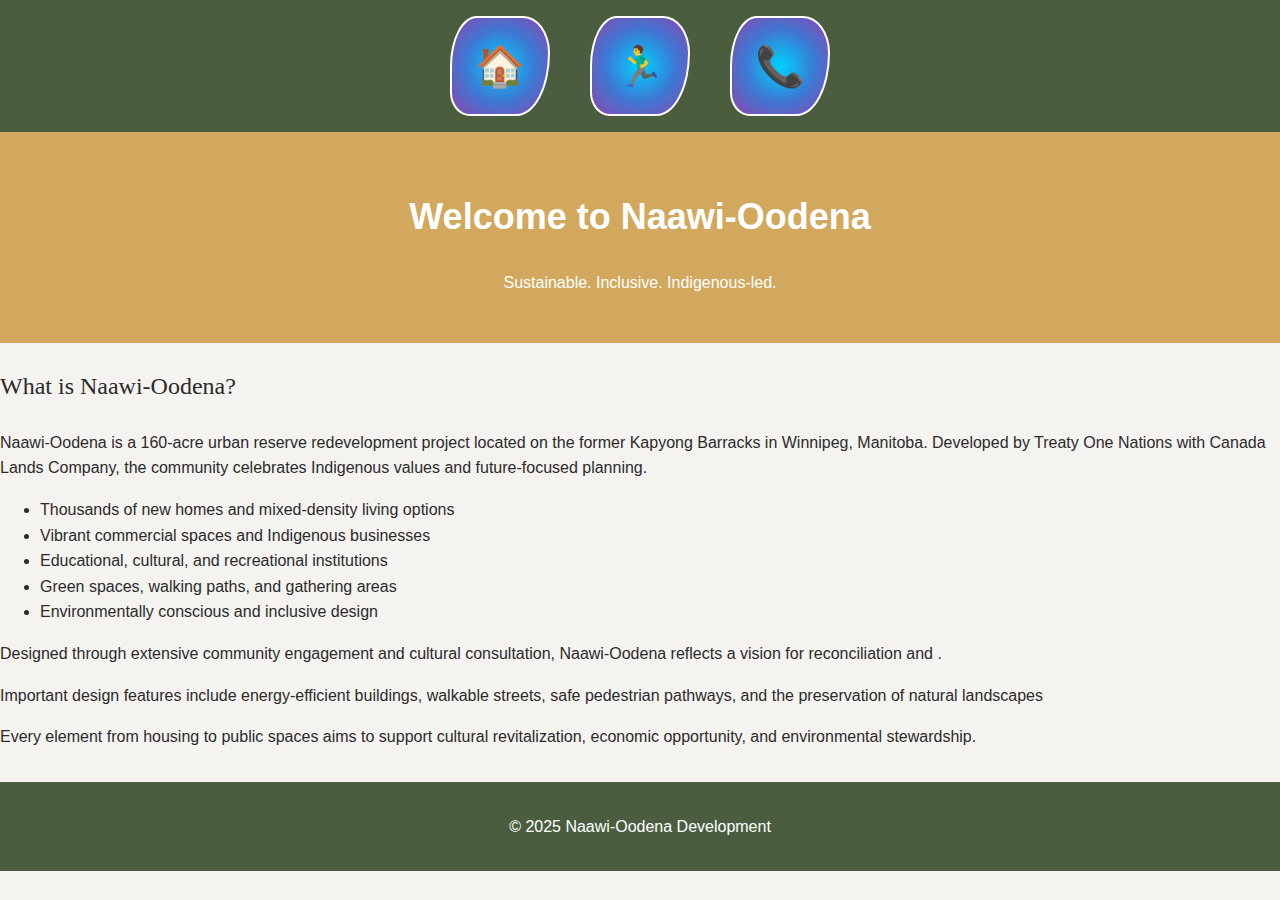
<file: index.html>
<!-- Name: Tamilore Kareem
Course: Web Dev 10S(PTEC) - P6
Teacher: Ms Hoitink
School: Pembina Trails Collegiate
Date Last Modified: 05/19/2025-->


<!DOCTYPE html>
<html lang="en">
<head>
    <meta charset="UTF-8" />
    <meta name="viewport" content="width=device-width, initial-scale=1.0" />
    <title>Naawi-Oodena</title>
    <link rel="stylesheet" href="style.css" />
</head>
<body>

<!-- Navigation -->
<nav class="nav-bar">
    <div class="blob"><a href="index.html" aria-label="Home"><span style="font-size: 40px;">🏠</span></a></div>
    <div class="blob"><a href="residential.html" aria-label="Residential"><span style="font-size: 40px;">🏃‍♂️</span></a></div>
    <div class="blob"><a href="contact.html" aria-label="Contact"><span style="font-size: 40px;">📞</span></a></div>
</nav>

<!--  welcome to website section -->
<header class="hero">
    <h1 class="heading">Welcome to Naawi-Oodena</h1>
    <p>Sustainable. Inclusive. Indigenous-led.</p>
</header>

<!-- main content -->
    <main>
        <p class="subheading">What is Naawi-Oodena?</p>
        <p>Naawi-Oodena is a 160-acre urban reserve redevelopment project located on the former Kapyong Barracks in Winnipeg, Manitoba. Developed by Treaty One Nations with Canada Lands Company, the community celebrates Indigenous values and future-focused planning.</p>

    <ul>
        <li>Thousands of new homes and mixed-density living options</li>
        <li>Vibrant commercial spaces and Indigenous businesses</li>
        <li>Educational, cultural, and recreational institutions</li>
        <li>Green spaces, walking paths, and gathering areas</li>
        <li>Environmentally conscious and inclusive design</li>
    </ul>

<p>Designed through extensive community engagement and cultural consultation, Naawi-Oodena reflects a  vision for reconciliation and .  </p>

<p>Important design features include energy-efficient buildings, walkable streets, safe pedestrian pathways, and the preservation of natural landscapes</p>

<p>Every element from housing to public spaces aims to support cultural revitalization, economic opportunity, and environmental stewardship.</p>

</main>


<!-- Footer -->
<footer>
    <p>&copy; 2025 Naawi-Oodena Development</p>
</footer>

</body>
</html>
</file>
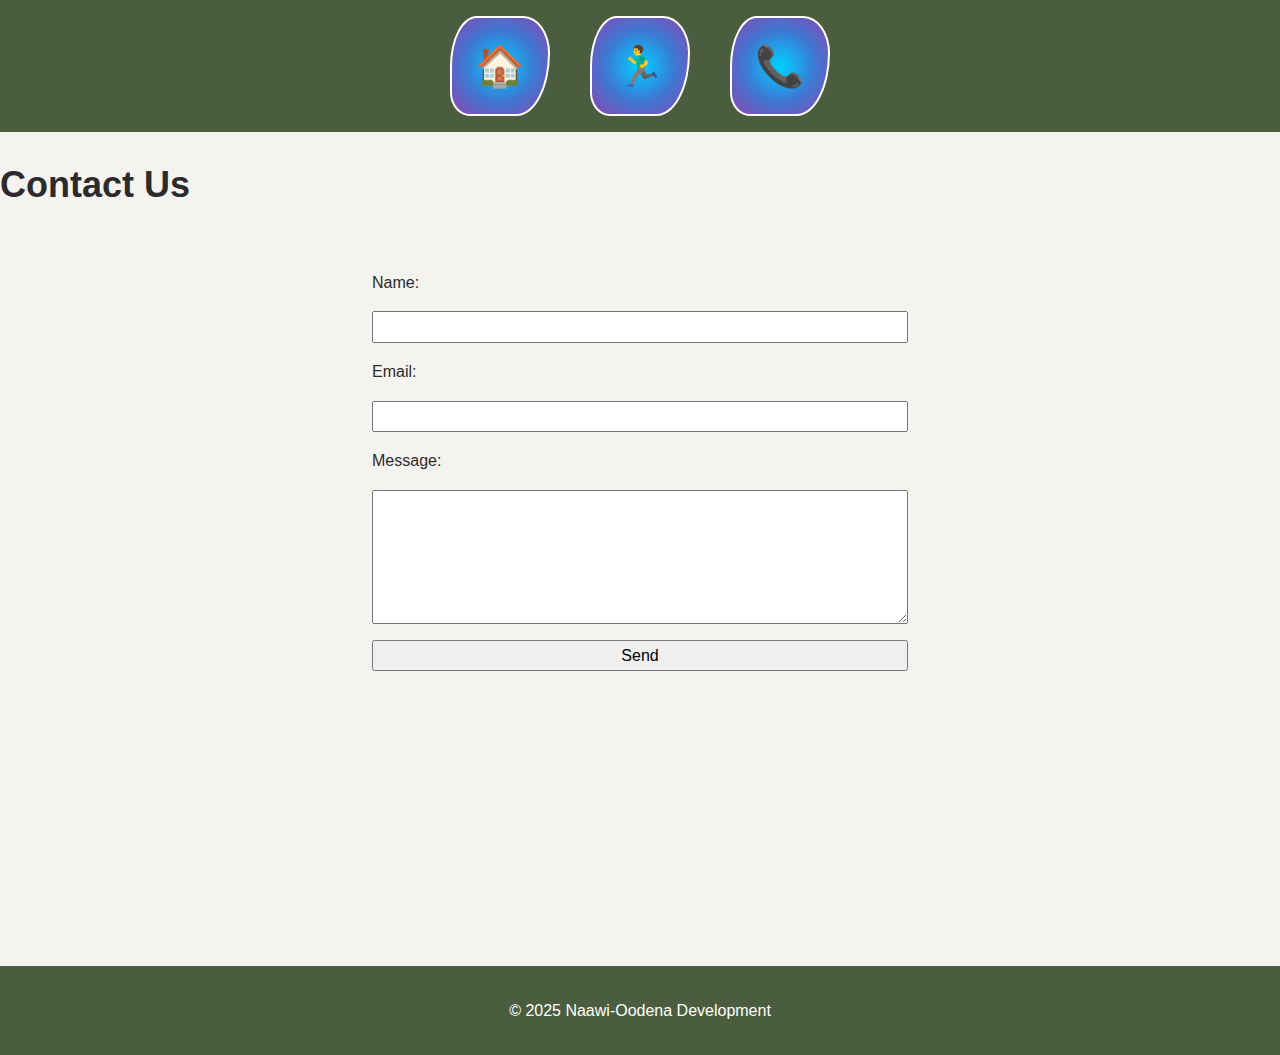
<file: contact.html>
<!DOCTYPE html>
<html lang="en">
<head>
    <meta charset="UTF-8" />
    <meta name="viewport" content="width=device-width, initial-scale=1.0" />
    <title>Contact Us - Naawi-Oodena</title>
    <link rel="stylesheet" href="style.css" />
</head>
<body>

<!-- Navigation -->
<nav class="nav-bar">
<div class="blob"><a href="index.html"><span style="font-size: 40px;">🏠</span></a></div>
<div class="blob"><a href="recreational.html"><span style="font-size: 40px;">🏃‍♂️</span></a></div>
<div class="blob"><a href="contact.html"><span style="font-size: 40px;">📞</span></a></div>
</nav>

<!-- Contact form -->
<main>
    <h1 class="heading" tabindex="0">Contact Us</h1>
    <form>
        <label for="name">Name:</label>
        <input type="text" id="name" name="name" required />

        <label for="email">Email:</label>
        <input type="email" id="email" name="email" required />

        <label for="message">Message:</label>
        <textarea id="message" name="message" rows="5" required></textarea>

        <button type="submit">Send</button>
    </form>
</main>
<br><br><br><br><br><br><br><br><br> 
<footer>
    <p>&copy; 2025 Naawi-Oodena Development</p>
</footer>
</body>
</html>
</file>
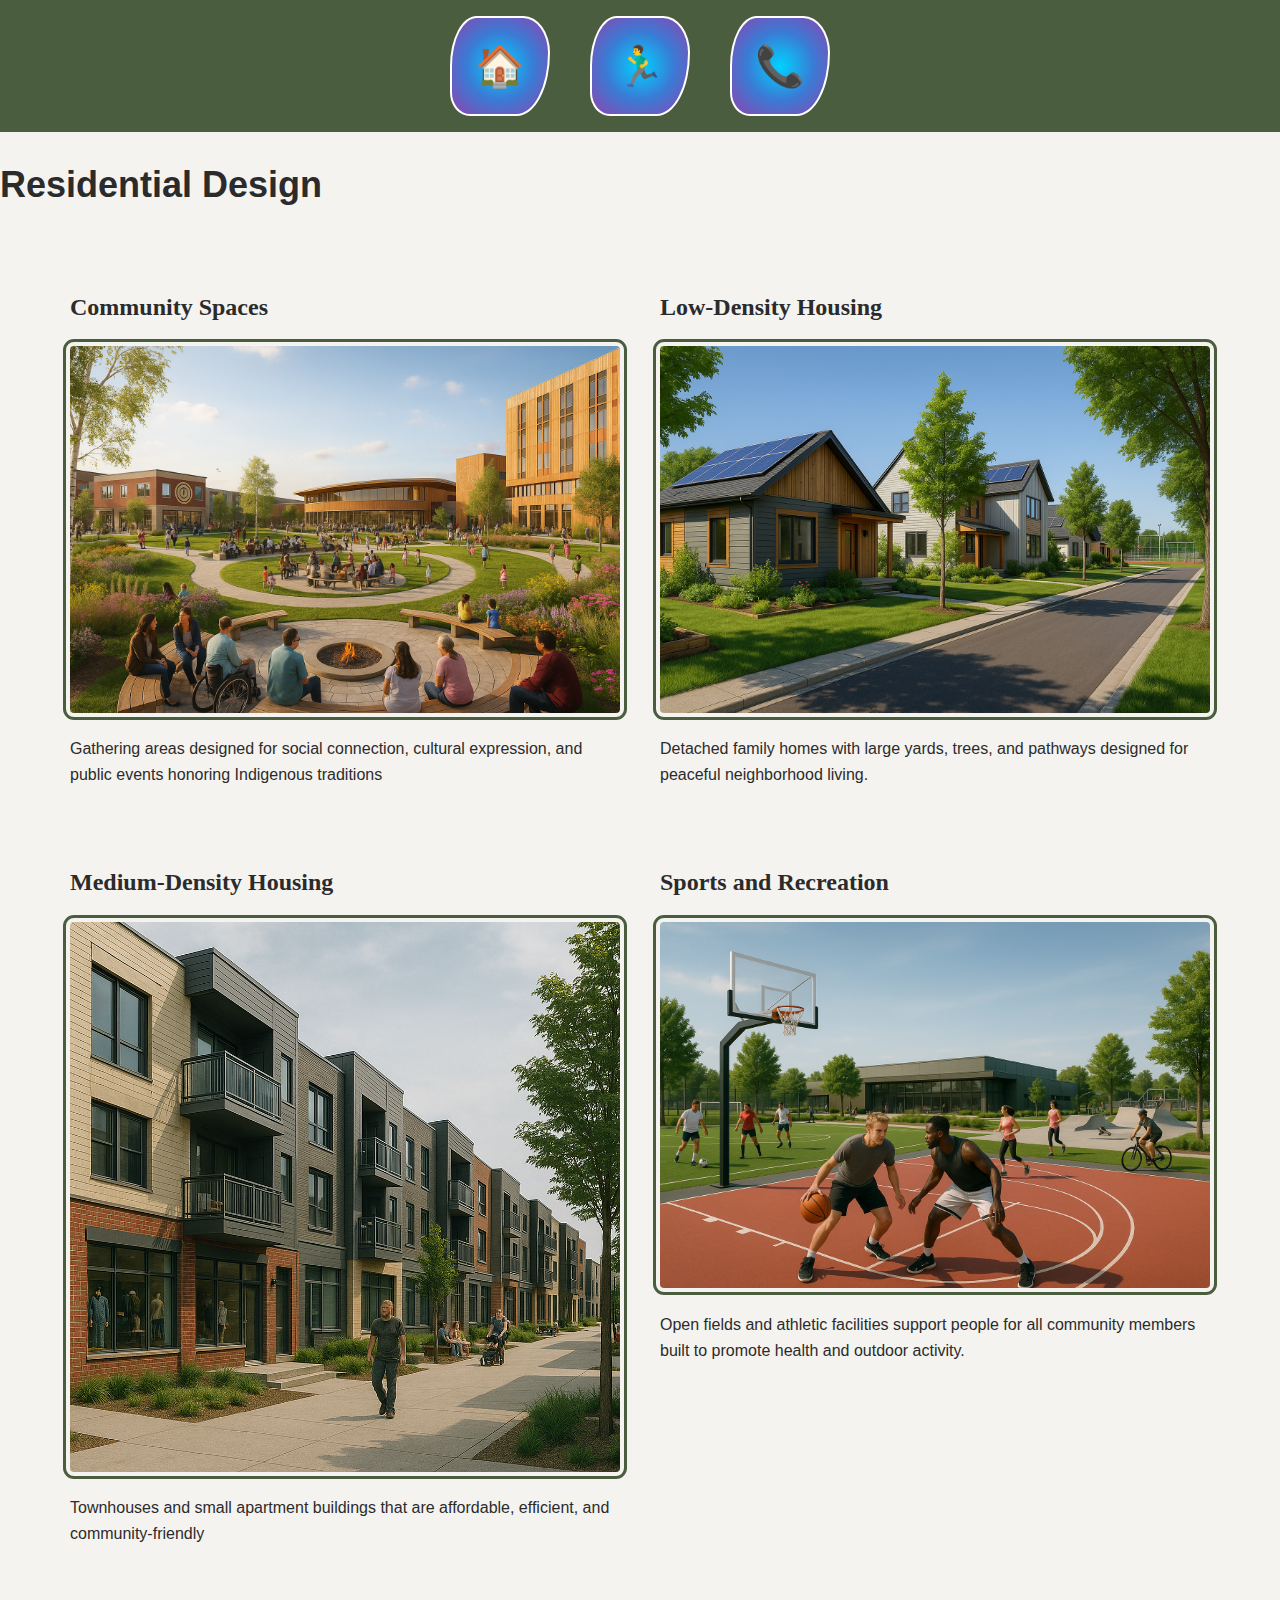
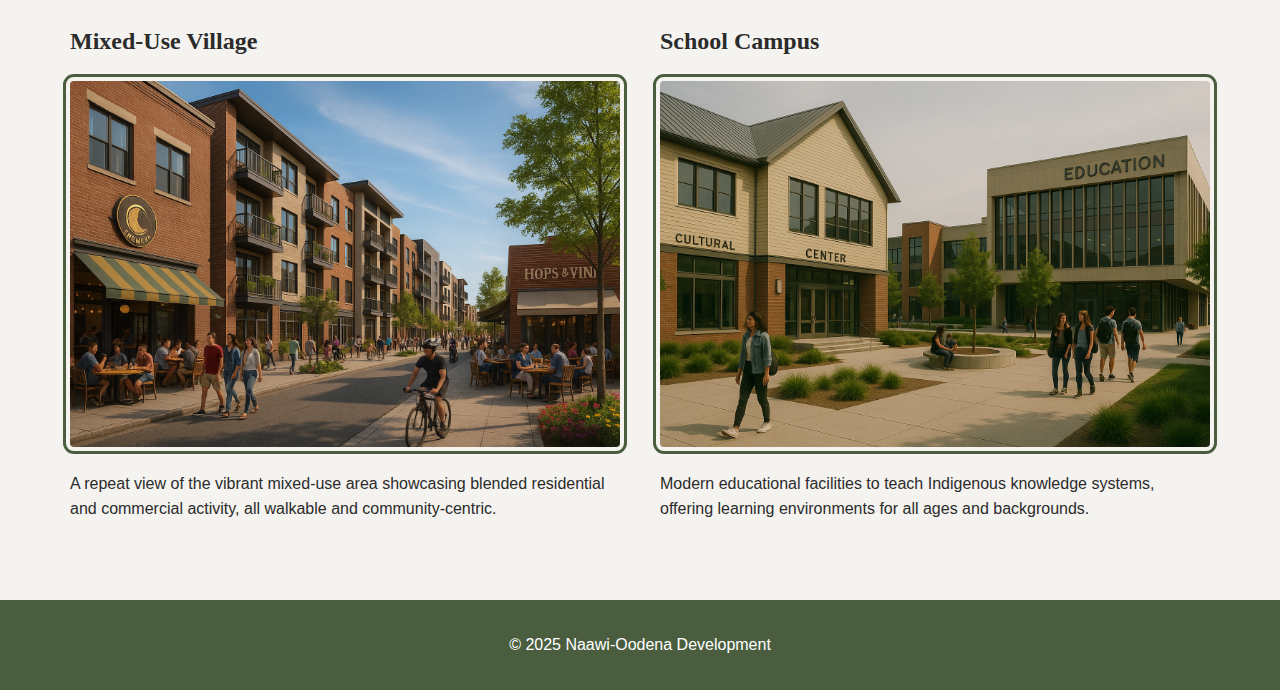
<file: recreational.html>
<!DOCTYPE html>
<html lang="en">
<head>
    <meta charset="UTF-8" />
    <meta name="viewport" content="width=device-width, initial-scale=1.0" />
    <title>Residential Areas - Naawi-Oodena</title>
    <link rel="stylesheet" href="style.css" />
<!-- Internal CSS specific to this page -->
<style>
    /* Outline style for images ONLY on this page */
    .grid-item img {
        outline: 3px solid #4a5e3f;
        outline-offset: 4px;
    }
</style>

</head>
<body>
<!-- navigation bar-->
<header>
        <nav class="nav-bar">
    <div class="blob"><a href="index.html"><span style="font-size: 40px;">🏠</span></a></div>
    <div class="blob"><a href="recreational.html"><span style="font-size: 40px;">🏃‍♂️</span></a></div>
    <div class="blob"><a href="contact.html"><span style="font-size: 40px;">📞</span></a></div>
    </nav>
</header>

<main>
    <!-- images in agrid showing off the area-->
    <h1 class="heading">Residential Design</h1>
    <div class="grid-container">
    <!-- community space image and  text describing it-->
    <div class="grid-item">
        <h2 class="subheading">Community Spaces</h2>
        <img src="images/ChatGPT Image May 6, 2025, 02_50_30 PM.png" alt="Gathering space at Naawi-Oodena" />
        <p>Gathering areas designed for social connection, cultural expression, and public events honoring Indigenous traditions</p>
    </div>

    <!-- Low density housing image and  text describing it-->
    <div class="grid-item">
        <h2 class="subheading">Low-Density Housing</h2>
        <img src="images/ChatGPT Image May 12, 2025, 03_25_27 PM.png" alt="Low Density Housing in Naawi-Oodena" />
        <p>Detached family homes with large yards, trees, and pathways designed for peaceful neighborhood living.</p>
    </div>
    <!-- community space image and  text describing it-->
    <div class="grid-item">
        <h2 class="subheading">Medium-Density Housing</h2>
        <img src="images/ChatGPT Image May 7, 2025, 02_44_55 PM.png" alt="Medium Density Housing  at Naawi-Oodena" />
        <p>Townhouses and small apartment buildings that are affordable, efficient, and community-friendly </p>
    </div>
    <!-- Sport fields and recreation and  text describing it-->
    <div class="grid-item">
        <h2 class="subheading">Sports and Recreation</h2>
        <img src="images/ChatGPT Image May 14, 2025, 03_11_32 PM.png" alt="Recreational sports spaces at Naawi-Oodena" />
        <p>Open fields and athletic facilities support people for all community members built to promote health and outdoor activity.</p>
    </div>
    <!-- mixed use village and  text describing it-->
    <div class="grid-item">
        <h2 class="subheading">Mixed-Use Village</h2>
        <img src="images/ChatGPT Image May 6, 2025, 03_12_25 PM.png" alt="Shops and homes in a mixed-use area at Naawi-Oodena " />
        <p>A repeat view of the vibrant mixed-use area showcasing blended residential and commercial activity, all walkable and community-centric.</p>
    </div>  
    <!-- School Campus image and  text describing it-->
    <div class="grid-item">
        <h2 class="subheading">School Campus</h2>
        <img src="images/ChatGPT Image May 13, 2025, 02_32_51 PM.png" alt="School campus at Naawi-Oodena" />
        <p>Modern educational facilities to teach Indigenous knowledge systems, offering learning environments for all ages and backgrounds.</p>
    </div>

</div>
</main>

<footer>
    <p>&copy; 2025 Naawi-Oodena Development</p>
</footer>

</body>
</html>
</file>
<file: style.css>
/* 
Colour Family: Earth tones (greens, browns, muted reds)
Represents:  connection to nature, Indigenous heritage
*/
/* primary-color: #4a5e3f; shade of green
accent-color: #d1a85d; shade of yellow
background-color: #f5f3f0; white
text-color: #2b2b2b;black
neutral-color: #e1e1e1;white
font-family: Arial, Helvetica, sans-serif
*/



* {
    line-height: 1.6;
    font-size: 16px;
    box-sizing: border-box;
}

body {
    font-family: Arial, Helvetica, sans-serif;
    background-color: #f5f3f0;
    color: #2b2b2b;
    margin: 0;
    padding: 0;
}

/* Navigation bar */
.nav-bar {
    display: flex;
    justify-content: center;
    align-items: center;
    gap: 40px; /* Even spacing between icons */
    background-color: #4a5e3f;
    padding: 16px;
    flex-wrap: wrap;
}

.nav-bar a {
    color: white;
    text-decoration: none;
    font-weight: bold;
    display: block;
}

/* Hero banner styling */
.hero {
    padding: 32px;
    background-color: #d1a85d;
    text-align: center;
    color: white;
}
/* subheading style*/
.heading {
    font-size: 36px;
    font-family:'Courier New', Courier, monospace serif;
}


.subheading {
    font-size: 24px;
    font-family: Georgia, 'Times New Roman', Times, serif;
}
/* image automatic size*/
img {
    max-width: 100%;
    height: auto;
}

/* Grid layout for residential content */
.grid-container {
    display: grid;
    grid-template-columns: repeat(2, 1fr);
    gap: 20px;
    max-width: 1200px;
    margin: 0 auto;
    padding: 20px;
}
/*grid settings*/
.grid-item {
    background-color: #f5f3f0;
    padding: 10px;
    border-radius: 8px;
}
/* spaced put images*/
.grid-item img {
    border-radius: 4px;
}

/* Footer */
footer {
    background-color: #4a5e3f;
    color: white;
    text-align: center;
    padding: 16px;
    margin-top: 32px;
}

/* Contact form styles */
form {
    max-width: 600px;
    margin: auto;
    display: flex;
    flex-direction: column;
    gap: 16px;
    padding: 32px;
}

/* Decorative nav icons */
.blob {
    width: 100px;
    height: 100px;
    border-radius: 40% 40% 50% 30% / 75% 55% 95% 35%;
    background: radial-gradient(#00d2ff, #3a7bd5, #8e44ad);
    display: flex;
    justify-content: center;
    align-items: center;
    -webkit-animation: super 6s ease-in-out infinite;;
    animation: super 6s ease-in-out infinite;
    border: 2px solid white;
    transition: 0.3s  ease;
    -webkit-transition: 0.3s  ease;;
}
/* hover for nav bar*/
.blob:hover {
    background: radial-gradient(#FFD700, #FFA500, #d65d31);
}
/* animtion for blobs accesible*/
@-webkit-keyframes super{
    0% {
        border-radius: 85% 75% 95% 85% / 85% 75% 95% 85%;
    }
    50% {
        border-radius: 20% 10% 30% 20% / 25% 15% 35% 25%;
    }
    100% {
        border-radius: 80% 70% 90% 80% / 85% 75% 95% 85%;
    }
}

/* Animation for blobs */
@keyframes super {
    0% {
        border-radius: 85% 75% 95% 85% / 85% 75% 95% 85%;
    }
    50% {
        border-radius: 20% 10% 30% 20% / 25% 15% 35% 25%;
    }
    100% {
        border-radius: 80% 70% 90% 80% / 85% 75% 95% 85%;
    }
}

/* more responsive grid and nav bar */
@media (max-width: 768px) {
    .grid-container {
        grid-template-columns: 1fr;
    }

    .nav-bar {
        gap: 20px; /* Slightly tighter spacing for small screens */
    }
}
</file>
